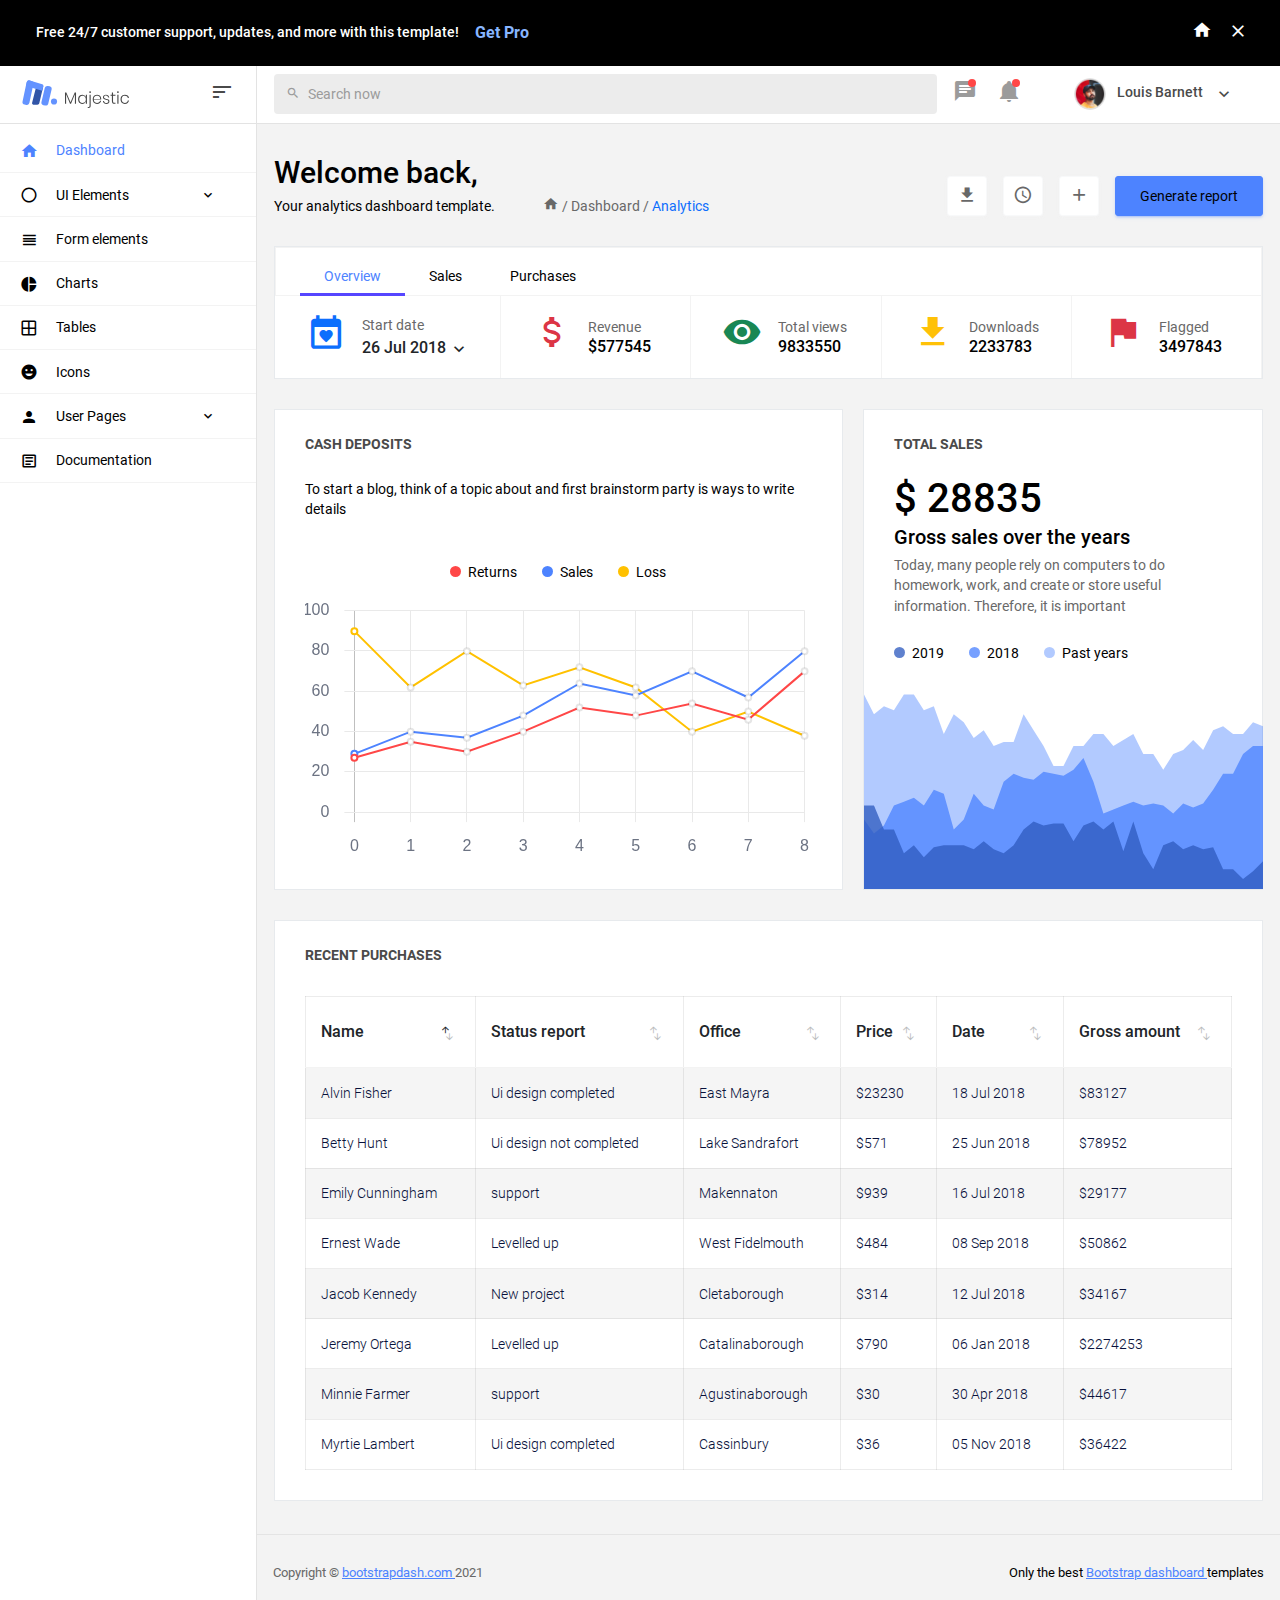
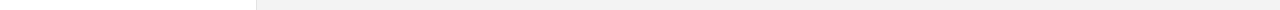
<file: MajesticAdmin--参考/index.html>
<!DOCTYPE html>
<html lang="en">

<head>
  <!-- Required meta tags -->
  <meta charset="utf-8">
  <meta name="viewport" content="width=device-width, initial-scale=1, shrink-to-fit=no">
  <title>Majestic Admin</title>
  <!-- plugins:css -->
  <link rel="stylesheet" href="vendors/mdi/css/materialdesignicons.min.css">
  <link rel="stylesheet" href="vendors/base/vendor.bundle.base.css">
  <!-- endinject -->
  <!-- plugin css for this page -->
  <link rel="stylesheet" href="vendors/datatables.net-bs4/dataTables.bootstrap4.css">
  <!-- End plugin css for this page -->
  <!-- inject:css -->
  <link rel="stylesheet" href="css/style.css">
  <!-- endinject -->
  <link rel="shortcut icon" href="images/favicon.png" />
</head>
<body>
  <div class="container-scroller">
    <div class="row p-0 m-0 proBanner" id="proBanner">
      <div class="col-md-12 p-0 m-0">
        <div class="card-body card-body-padding d-flex align-items-center justify-content-between">
          <div class="ps-lg-1">
            <div class="d-flex align-items-center justify-content-between">
              <p class="mb-0 font-weight-medium me-3 buy-now-text">Free 24/7 customer support, updates, and more with this template!</p>
              <a href="https://www.bootstrapdash.com/product/majestic-admin-pro/?utm_source=organic&utm_medium=banner&utm_campaign=buynow_demo" target="_blank" class="btn me-2 buy-now-btn border-0">Get Pro</a>
            </div>
          </div>
          <div class="d-flex align-items-center justify-content-between">
            <a href="https://www.bootstrapdash.com/product/majestic-admin-pro/"><i class="mdi mdi-home me-3 text-white"></i></a>
            <button id="bannerClose" class="btn border-0 p-0">
              <i class="mdi mdi-close text-white me-0"></i>
            </button>
          </div>
        </div>
      </div>
    </div>
    <!-- partial:partials/_navbar.html -->
    <nav class="navbar col-lg-12 col-12 p-0 fixed-top d-flex flex-row">
      <div class="navbar-brand-wrapper d-flex justify-content-center">
        <div class="navbar-brand-inner-wrapper d-flex justify-content-between align-items-center w-100">  
          <a class="navbar-brand brand-logo" href="index.html"><img src="images/logo.svg" alt="logo"/></a>
          <a class="navbar-brand brand-logo-mini" href="index.html"><img src="images/logo-mini.svg" alt="logo"/></a>
          <button class="navbar-toggler navbar-toggler align-self-center" type="button" data-toggle="minimize">
            <span class="mdi mdi-sort-variant"></span>
          </button>
        </div>  
      </div>
      <div class="navbar-menu-wrapper d-flex align-items-center justify-content-end">
        <ul class="navbar-nav mr-lg-4 w-100">
          <li class="nav-item nav-search d-none d-lg-block w-100">
            <div class="input-group">
              <div class="input-group-prepend">
                <span class="input-group-text" id="search">
                  <i class="mdi mdi-magnify"></i>
                </span>
              </div>
              <input type="text" class="form-control" placeholder="Search now" aria-label="search" aria-describedby="search">
            </div>
          </li>
        </ul>
        <ul class="navbar-nav navbar-nav-right">
          <li class="nav-item dropdown me-1">
            <a class="nav-link count-indicator dropdown-toggle d-flex justify-content-center align-items-center" id="messageDropdown" href="#" data-bs-toggle="dropdown">
              <i class="mdi mdi-message-text mx-0"></i>
              <span class="count"></span>
            </a>
            <div class="dropdown-menu dropdown-menu-right navbar-dropdown" aria-labelledby="messageDropdown">
              <p class="mb-0 font-weight-normal float-left dropdown-header">Messages</p>
              <a class="dropdown-item">
                <div class="item-thumbnail">
                    <img src="images/faces/face4.jpg" alt="image" class="profile-pic">
                </div>
                <div class="item-content flex-grow">
                  <h6 class="ellipsis font-weight-normal">David Grey
                  </h6>
                  <p class="font-weight-light small-text text-muted mb-0">
                    The meeting is cancelled
                  </p>
                </div>
              </a>
              <a class="dropdown-item">
                <div class="item-thumbnail">
                    <img src="images/faces/face2.jpg" alt="image" class="profile-pic">
                </div>
                <div class="item-content flex-grow">
                  <h6 class="ellipsis font-weight-normal">Tim Cook
                  </h6>
                  <p class="font-weight-light small-text text-muted mb-0">
                    New product launch
                  </p>
                </div>
              </a>
              <a class="dropdown-item">
                <div class="item-thumbnail">
                    <img src="images/faces/face3.jpg" alt="image" class="profile-pic">
                </div>
                <div class="item-content flex-grow">
                  <h6 class="ellipsis font-weight-normal"> Johnson
                  </h6>
                  <p class="font-weight-light small-text text-muted mb-0">
                    Upcoming board meeting
                  </p>
                </div>
              </a>
            </div>
          </li>
          <li class="nav-item dropdown me-4">
            <a class="nav-link count-indicator dropdown-toggle d-flex align-items-center justify-content-center notification-dropdown" id="notificationDropdown" href="#" data-bs-toggle="dropdown">
              <i class="mdi mdi-bell mx-0"></i>
              <span class="count"></span>
            </a>
            <div class="dropdown-menu dropdown-menu-right navbar-dropdown" aria-labelledby="notificationDropdown">
              <p class="mb-0 font-weight-normal float-left dropdown-header">Notifications</p>
              <a class="dropdown-item">
                <div class="item-thumbnail">
                  <div class="item-icon bg-success">
                    <i class="mdi mdi-information mx-0"></i>
                  </div>
                </div>
                <div class="item-content">
                  <h6 class="font-weight-normal">Application Error</h6>
                  <p class="font-weight-light small-text mb-0 text-muted">
                    Just now
                  </p>
                </div>
              </a>
              <a class="dropdown-item">
                <div class="item-thumbnail">
                  <div class="item-icon bg-warning">
                    <i class="mdi mdi-settings mx-0"></i>
                  </div>
                </div>
                <div class="item-content">
                  <h6 class="font-weight-normal">Settings</h6>
                  <p class="font-weight-light small-text mb-0 text-muted">
                    Private message
                  </p>
                </div>
              </a>
              <a class="dropdown-item">
                <div class="item-thumbnail">
                  <div class="item-icon bg-info">
                    <i class="mdi mdi-account-box mx-0"></i>
                  </div>
                </div>
                <div class="item-content">
                  <h6 class="font-weight-normal">New user registration</h6>
                  <p class="font-weight-light small-text mb-0 text-muted">
                    2 days ago
                  </p>
                </div>
              </a>
            </div>
          </li>
          <li class="nav-item nav-profile dropdown">
            <a class="nav-link dropdown-toggle" href="#" data-bs-toggle="dropdown" id="profileDropdown">
              <img src="images/faces/face5.jpg" alt="profile"/>
              <span class="nav-profile-name">Louis Barnett</span>
            </a>
            <div class="dropdown-menu dropdown-menu-right navbar-dropdown" aria-labelledby="profileDropdown">
              <a class="dropdown-item">
                <i class="mdi mdi-settings text-primary"></i>
                Settings
              </a>
              <a class="dropdown-item">
                <i class="mdi mdi-logout text-primary"></i>
                Logout
              </a>
            </div>
          </li>
        </ul>
        <button class="navbar-toggler navbar-toggler-right d-lg-none align-self-center" type="button" data-toggle="offcanvas">
          <span class="mdi mdi-menu"></span>
        </button>
      </div>
    </nav>
    <!-- partial -->
    <div class="container-fluid page-body-wrapper">
      <!-- partial:partials/_sidebar.html -->
      <nav class="sidebar sidebar-offcanvas" id="sidebar">
        <ul class="nav">
          <li class="nav-item">
            <a class="nav-link" href="index.html">
              <i class="mdi mdi-home menu-icon"></i>
              <span class="menu-title">Dashboard</span>
            </a>
          </li>
          <li class="nav-item">
            <a class="nav-link" data-bs-toggle="collapse" href="#ui-basic" aria-expanded="false" aria-controls="ui-basic">
              <i class="mdi mdi-circle-outline menu-icon"></i>
              <span class="menu-title">UI Elements</span>
              <i class="menu-arrow"></i>
            </a>
            <div class="collapse" id="ui-basic">
              <ul class="nav flex-column sub-menu">
                <li class="nav-item"> <a class="nav-link" href="pages/ui-features/buttons.html">Buttons</a></li>
                <li class="nav-item"> <a class="nav-link" href="pages/ui-features/typography.html">Typography</a></li>
              </ul>
            </div>
          </li>
          <li class="nav-item">
            <a class="nav-link" href="pages/forms/basic_elements.html">
              <i class="mdi mdi-view-headline menu-icon"></i>
              <span class="menu-title">Form elements</span>
            </a>
          </li>
          <li class="nav-item">
            <a class="nav-link" href="pages/charts/chartjs.html">
              <i class="mdi mdi-chart-pie menu-icon"></i>
              <span class="menu-title">Charts</span>
            </a>
          </li>
          <li class="nav-item">
            <a class="nav-link" href="pages/tables/basic-table.html">
              <i class="mdi mdi-grid-large menu-icon"></i>
              <span class="menu-title">Tables</span>
            </a>
          </li>
          <li class="nav-item">
            <a class="nav-link" href="pages/icons/mdi.html">
              <i class="mdi mdi-emoticon menu-icon"></i>
              <span class="menu-title">Icons</span>
            </a>
          </li>
          <li class="nav-item">
            <a class="nav-link" data-bs-toggle="collapse" href="#auth" aria-expanded="false" aria-controls="auth">
              <i class="mdi mdi-account menu-icon"></i>
              <span class="menu-title">User Pages</span>
              <i class="menu-arrow"></i>
            </a>
            <div class="collapse" id="auth">
              <ul class="nav flex-column sub-menu">
                <li class="nav-item"> <a class="nav-link" href="pages/samples/login.html"> Login </a></li>
                <li class="nav-item"> <a class="nav-link" href="pages/samples/login-2.html"> Login 2 </a></li>
                <li class="nav-item"> <a class="nav-link" href="pages/samples/register.html"> Register </a></li>
                <li class="nav-item"> <a class="nav-link" href="pages/samples/register-2.html"> Register 2 </a></li>
                <li class="nav-item"> <a class="nav-link" href="pages/samples/lock-screen.html"> Lockscreen </a></li>
              </ul>
            </div>
          </li>
          <li class="nav-item">
            <a class="nav-link" href="documentation/documentation.html">
              <i class="mdi mdi-file-document-box-outline menu-icon"></i>
              <span class="menu-title">Documentation</span>
            </a>
          </li>
        </ul>
      </nav>
      <!-- partial -->
      <div class="main-panel">
        <div class="content-wrapper">
          
          <div class="row">
            <div class="col-md-12 grid-margin">
              <div class="d-flex justify-content-between flex-wrap">
                <div class="d-flex align-items-end flex-wrap">
                  <div class="me-md-3 me-xl-5">
                    <h2>Welcome back,</h2>
                    <p class="mb-md-0">Your analytics dashboard template.</p>
                  </div>
                  <div class="d-flex">
                    <i class="mdi mdi-home text-muted hover-cursor"></i>
                    <p class="text-muted mb-0 hover-cursor">&nbsp;/&nbsp;Dashboard&nbsp;/&nbsp;</p>
                    <p class="text-primary mb-0 hover-cursor">Analytics</p>
                  </div>
                </div>
                <div class="d-flex justify-content-between align-items-end flex-wrap">
                  <button type="button" class="btn btn-light bg-white btn-icon me-3 d-none d-md-block ">
                    <i class="mdi mdi-download text-muted"></i>
                  </button>
                  <button type="button" class="btn btn-light bg-white btn-icon me-3 mt-2 mt-xl-0">
                    <i class="mdi mdi-clock-outline text-muted"></i>
                  </button>
                  <button type="button" class="btn btn-light bg-white btn-icon me-3 mt-2 mt-xl-0">
                    <i class="mdi mdi-plus text-muted"></i>
                  </button>
                  <button class="btn btn-primary mt-2 mt-xl-0">Generate report</button>
                </div>
              </div>
            </div>
          </div>
          <div class="row">
            <div class="col-md-12 grid-margin stretch-card">
              <div class="card">
                <div class="card-body dashboard-tabs p-0">
                  <ul class="nav nav-tabs px-4" role="tablist">
                    <li class="nav-item">
                      <a class="nav-link active" id="overview-tab" data-bs-toggle="tab" href="#overview" role="tab" aria-controls="overview" aria-selected="true">Overview</a>
                    </li>
                    <li class="nav-item">
                      <a class="nav-link" id="sales-tab" data-bs-toggle="tab" href="#sales" role="tab" aria-controls="sales" aria-selected="false">Sales</a>
                    </li>
                    <li class="nav-item">
                      <a class="nav-link" id="purchases-tab" data-bs-toggle="tab" href="#purchases" role="tab" aria-controls="purchases" aria-selected="false">Purchases</a>
                    </li>
                  </ul>
                  <div class="tab-content py-0 px-0">
                    <div class="tab-pane fade show active" id="overview" role="tabpanel" aria-labelledby="overview-tab">
                      <div class="d-flex flex-wrap justify-content-xl-between">
                        <div class="d-none d-xl-flex border-md-right flex-grow-1 align-items-center justify-content-center p-3 item">
                          <i class="mdi mdi-calendar-heart icon-lg me-3 text-primary"></i>
                          <div class="d-flex flex-column justify-content-around">
                            <small class="mb-1 text-muted">Start date</small>
                            <div class="dropdown">
                              <a class="btn btn-secondary dropdown-toggle p-0 bg-transparent border-0 text-dark shadow-none font-weight-medium" href="#" role="button" id="dropdownMenuLinkA" data-bs-toggle="dropdown" aria-haspopup="true" aria-expanded="false">
                                <h5 class="mb-0 d-inline-block">26 Jul 2018</h5>
                              </a>
                              <div class="dropdown-menu" aria-labelledby="dropdownMenuLinkA">
                                <a class="dropdown-item" href="#">12 Aug 2018</a>
                                <a class="dropdown-item" href="#">22 Sep 2018</a>
                                <a class="dropdown-item" href="#">21 Oct 2018</a>
                              </div>
                            </div>
                          </div>
                        </div>
                        <div class="d-flex border-md-right flex-grow-1 align-items-center justify-content-center p-3 item">
                          <i class="mdi mdi-currency-usd me-3 icon-lg text-danger"></i>
                          <div class="d-flex flex-column justify-content-around">
                            <small class="mb-1 text-muted">Revenue</small>
                            <h5 class="me-2 mb-0">$577545</h5>
                          </div>
                        </div>
                        <div class="d-flex border-md-right flex-grow-1 align-items-center justify-content-center p-3 item">
                          <i class="mdi mdi-eye me-3 icon-lg text-success"></i>
                          <div class="d-flex flex-column justify-content-around">
                            <small class="mb-1 text-muted">Total views</small>
                            <h5 class="me-2 mb-0">9833550</h5>
                          </div>
                        </div>
                        <div class="d-flex border-md-right flex-grow-1 align-items-center justify-content-center p-3 item">
                          <i class="mdi mdi-download me-3 icon-lg text-warning"></i>
                          <div class="d-flex flex-column justify-content-around">
                            <small class="mb-1 text-muted">Downloads</small>
                            <h5 class="me-2 mb-0">2233783</h5>
                          </div>
                        </div>
                        <div class="d-flex py-3 border-md-right flex-grow-1 align-items-center justify-content-center p-3 item">
                          <i class="mdi mdi-flag me-3 icon-lg text-danger"></i>
                          <div class="d-flex flex-column justify-content-around">
                            <small class="mb-1 text-muted">Flagged</small>
                            <h5 class="me-2 mb-0">3497843</h5>
                          </div>
                        </div>
                      </div>
                    </div>
                    <div class="tab-pane fade" id="sales" role="tabpanel" aria-labelledby="sales-tab">
                      <div class="d-flex flex-wrap justify-content-xl-between">
                        <div class="d-none d-xl-flex border-md-right flex-grow-1 align-items-center justify-content-center p-3 item">
                          <i class="mdi mdi-calendar-heart icon-lg me-3 text-primary"></i>
                          <div class="d-flex flex-column justify-content-around">
                            <small class="mb-1 text-muted">Start date</small>
                            <div class="dropdown">
                              <a class="btn btn-secondary dropdown-toggle p-0 bg-transparent border-0 text-dark shadow-none font-weight-medium" href="#" role="button" id="dropdownMenuLinkA" data-bs-toggle="dropdown" aria-haspopup="true" aria-expanded="false">
                                <h5 class="mb-0 d-inline-block">26 Jul 2018</h5>
                              </a>
                              <div class="dropdown-menu" aria-labelledby="dropdownMenuLinkA">
                                <a class="dropdown-item" href="#">12 Aug 2018</a>
                                <a class="dropdown-item" href="#">22 Sep 2018</a>
                                <a class="dropdown-item" href="#">21 Oct 2018</a>
                              </div>
                            </div>
                          </div>
                        </div>
                        <div class="d-flex border-md-right flex-grow-1 align-items-center justify-content-center p-3 item">
                          <i class="mdi mdi-download me-3 icon-lg text-warning"></i>
                          <div class="d-flex flex-column justify-content-around">
                            <small class="mb-1 text-muted">Downloads</small>
                            <h5 class="me-2 mb-0">2233783</h5>
                          </div>
                        </div>
                        <div class="d-flex border-md-right flex-grow-1 align-items-center justify-content-center p-3 item">
                          <i class="mdi mdi-eye me-3 icon-lg text-success"></i>
                          <div class="d-flex flex-column justify-content-around">
                            <small class="mb-1 text-muted">Total views</small>
                            <h5 class="me-2 mb-0">9833550</h5>
                          </div>
                        </div>
                        <div class="d-flex border-md-right flex-grow-1 align-items-center justify-content-center p-3 item">
                          <i class="mdi mdi-currency-usd me-3 icon-lg text-danger"></i>
                          <div class="d-flex flex-column justify-content-around">
                            <small class="mb-1 text-muted">Revenue</small>
                            <h5 class="me-2 mb-0">$577545</h5>
                          </div>
                        </div>
                        <div class="d-flex py-3 border-md-right flex-grow-1 align-items-center justify-content-center p-3 item">
                          <i class="mdi mdi-flag me-3 icon-lg text-danger"></i>
                          <div class="d-flex flex-column justify-content-around">
                            <small class="mb-1 text-muted">Flagged</small>
                            <h5 class="me-2 mb-0">3497843</h5>
                          </div>
                        </div>
                      </div>
                    </div>
                    <div class="tab-pane fade" id="purchases" role="tabpanel" aria-labelledby="purchases-tab">
                      <div class="d-flex flex-wrap justify-content-xl-between">
                        <div class="d-none d-xl-flex border-md-right flex-grow-1 align-items-center justify-content-center p-3 item">
                          <i class="mdi mdi-calendar-heart icon-lg me-3 text-primary"></i>
                          <div class="d-flex flex-column justify-content-around">
                            <small class="mb-1 text-muted">Start date</small>
                            <div class="dropdown">
                              <a class="btn btn-secondary dropdown-toggle p-0 bg-transparent border-0 text-dark shadow-none font-weight-medium" href="#" role="button" id="dropdownMenuLinkA" data-bs-toggle="dropdown" aria-haspopup="true" aria-expanded="false">
                                <h5 class="mb-0 d-inline-block">26 Jul 2018</h5>
                              </a>
                              <div class="dropdown-menu" aria-labelledby="dropdownMenuLinkA">
                                <a class="dropdown-item" href="#">12 Aug 2018</a>
                                <a class="dropdown-item" href="#">22 Sep 2018</a>
                                <a class="dropdown-item" href="#">21 Oct 2018</a>
                              </div>
                            </div>
                          </div>
                        </div>
                        <div class="d-flex border-md-right flex-grow-1 align-items-center justify-content-center p-3 item">
                          <i class="mdi mdi-currency-usd me-3 icon-lg text-danger"></i>
                          <div class="d-flex flex-column justify-content-around">
                            <small class="mb-1 text-muted">Revenue</small>
                            <h5 class="me-2 mb-0">$577545</h5>
                          </div>
                        </div>
                        <div class="d-flex border-md-right flex-grow-1 align-items-center justify-content-center p-3 item">
                          <i class="mdi mdi-eye me-3 icon-lg text-success"></i>
                          <div class="d-flex flex-column justify-content-around">
                            <small class="mb-1 text-muted">Total views</small>
                            <h5 class="me-2 mb-0">9833550</h5>
                          </div>
                        </div>
                        <div class="d-flex border-md-right flex-grow-1 align-items-center justify-content-center p-3 item">
                          <i class="mdi mdi-download me-3 icon-lg text-warning"></i>
                          <div class="d-flex flex-column justify-content-around">
                            <small class="mb-1 text-muted">Downloads</small>
                            <h5 class="me-2 mb-0">2233783</h5>
                          </div>
                        </div>
                        <div class="d-flex py-3 border-md-right flex-grow-1 align-items-center justify-content-center p-3 item">
                          <i class="mdi mdi-flag me-3 icon-lg text-danger"></i>
                          <div class="d-flex flex-column justify-content-around">
                            <small class="mb-1 text-muted">Flagged</small>
                            <h5 class="me-2 mb-0">3497843</h5>
                          </div>
                        </div>
                      </div>
                    </div>
                  </div>
                </div>
              </div>
            </div>
          </div>
          <div class="row">
            <div class="col-md-7 grid-margin stretch-card">
              <div class="card">
                <div class="card-body">
                  <p class="card-title">Cash deposits</p>
                  <p class="mb-4">To start a blog, think of a topic about and first brainstorm party is ways to write details</p>
                  <div id="cash-deposits-chart-legend" class="d-flex justify-content-center pt-3"></div>
                  <canvas id="cash-deposits-chart"></canvas>
                </div>
              </div>
            </div>
            <div class="col-md-5 grid-margin stretch-card">
              <div class="card">
                <div class="card-body">
                  <p class="card-title">Total sales</p>
                  <h1>$ 28835</h1>
                  <h4>Gross sales over the years</h4>
                  <p class="text-muted">Today, many people rely on computers to do homework, work, and create or store useful information. Therefore, it is important </p>
                  <div id="total-sales-chart-legend"></div>                  
                </div>
                <canvas id="total-sales-chart"></canvas>
              </div>
            </div>
          </div>
          <div class="row">
            <div class="col-md-12 stretch-card">
              <div class="card">
                <div class="card-body">
                  <p class="card-title">Recent Purchases</p>
                  <div class="table-responsive">
                    <table id="recent-purchases-listing" class="table">
                      <thead>
                        <tr>
                            <th>Name</th>
                            <th>Status report</th>
                            <th>Office</th>
                            <th>Price</th>
                            <th>Date</th>
                            <th>Gross amount</th>
                        </tr>
                      </thead>
                      <tbody>
                        <tr>
                            <td>Jeremy Ortega</td>
                            <td>Levelled up</td>
                            <td>Catalinaborough</td>
                            <td>$790</td>
                            <td>06 Jan 2018</td>
                            <td>$2274253</td>
                        </tr>
                        <tr>
                            <td>Alvin Fisher</td>
                            <td>Ui design completed</td>
                            <td>East Mayra</td>
                            <td>$23230</td>
                            <td>18 Jul 2018</td>
                            <td>$83127</td>
                        </tr>
                        <tr>
                            <td>Emily Cunningham</td>
                            <td>support</td>
                            <td>Makennaton</td>
                            <td>$939</td>
                            <td>16 Jul 2018</td>
                            <td>$29177</td>
                        </tr>
                        <tr>
                            <td>Minnie Farmer</td>
                            <td>support</td>
                            <td>Agustinaborough</td>
                            <td>$30</td>
                            <td>30 Apr 2018</td>
                            <td>$44617</td>
                        </tr>
                        <tr>
                            <td>Betty Hunt</td>
                            <td>Ui design not completed</td>
                            <td>Lake Sandrafort</td>
                            <td>$571</td>
                            <td>25 Jun 2018</td>
                            <td>$78952</td>
                        </tr>
                        <tr>
                            <td>Myrtie Lambert</td>
                            <td>Ui design completed</td>
                            <td>Cassinbury</td>
                            <td>$36</td>
                            <td>05 Nov 2018</td>
                            <td>$36422</td>
                        </tr>
                        <tr>
                            <td>Jacob Kennedy</td>
                            <td>New project</td>
                            <td>Cletaborough</td>
                            <td>$314</td>
                            <td>12 Jul 2018</td>
                            <td>$34167</td>
                        </tr>
                        <tr>
                            <td>Ernest Wade</td>
                            <td>Levelled up</td>
                            <td>West Fidelmouth</td>
                            <td>$484</td>
                            <td>08 Sep 2018</td>
                            <td>$50862</td>
                        </tr>
                      </tbody>
                    </table>
                  </div>
                </div>
              </div>
            </div>
          </div>
        </div>
        <!-- content-wrapper ends -->
        <!-- partial:partials/_footer.html -->
        <footer class="footer">
        <div class="d-sm-flex justify-content-center justify-content-sm-between">
          <span class="text-muted text-center text-sm-left d-block d-sm-inline-block">Copyright © <a href="https://www.bootstrapdash.com/" target="_blank">bootstrapdash.com </a>2021</span>
          <span class="float-none float-sm-right d-block mt-1 mt-sm-0 text-center">Only the best <a href="https://www.bootstrapdash.com/" target="_blank"> Bootstrap dashboard  </a> templates</span>
        </div>
        </footer>
        <!-- partial -->
      </div>
      <!-- main-panel ends -->
    </div>
    <!-- page-body-wrapper ends -->
  </div>
  <!-- container-scroller -->

  <!-- plugins:js -->
  <script src="vendors/base/vendor.bundle.base.js"></script>
  <!-- endinject -->
  <!-- Plugin js for this page-->
  <script src="vendors/chart.js/Chart.min.js"></script>
  <script src="vendors/datatables.net/jquery.dataTables.js"></script>
  <script src="vendors/datatables.net-bs4/dataTables.bootstrap4.js"></script>
  <!-- End plugin js for this page-->
  <!-- inject:js -->
  <script src="js/off-canvas.js"></script>
  <script src="js/hoverable-collapse.js"></script>
  <script src="js/template.js"></script>
  <!-- endinject -->
  <!-- Custom js for this page-->
  <script src="js/dashboard.js"></script>
  <script src="js/data-table.js"></script>
  <script src="js/jquery.dataTables.js"></script>
  <script src="js/dataTables.bootstrap4.js"></script>
  <!-- End custom js for this page-->

  <script src="js/jquery.cookie.js" type="text/javascript"></script>
</body>

</html>
</file>
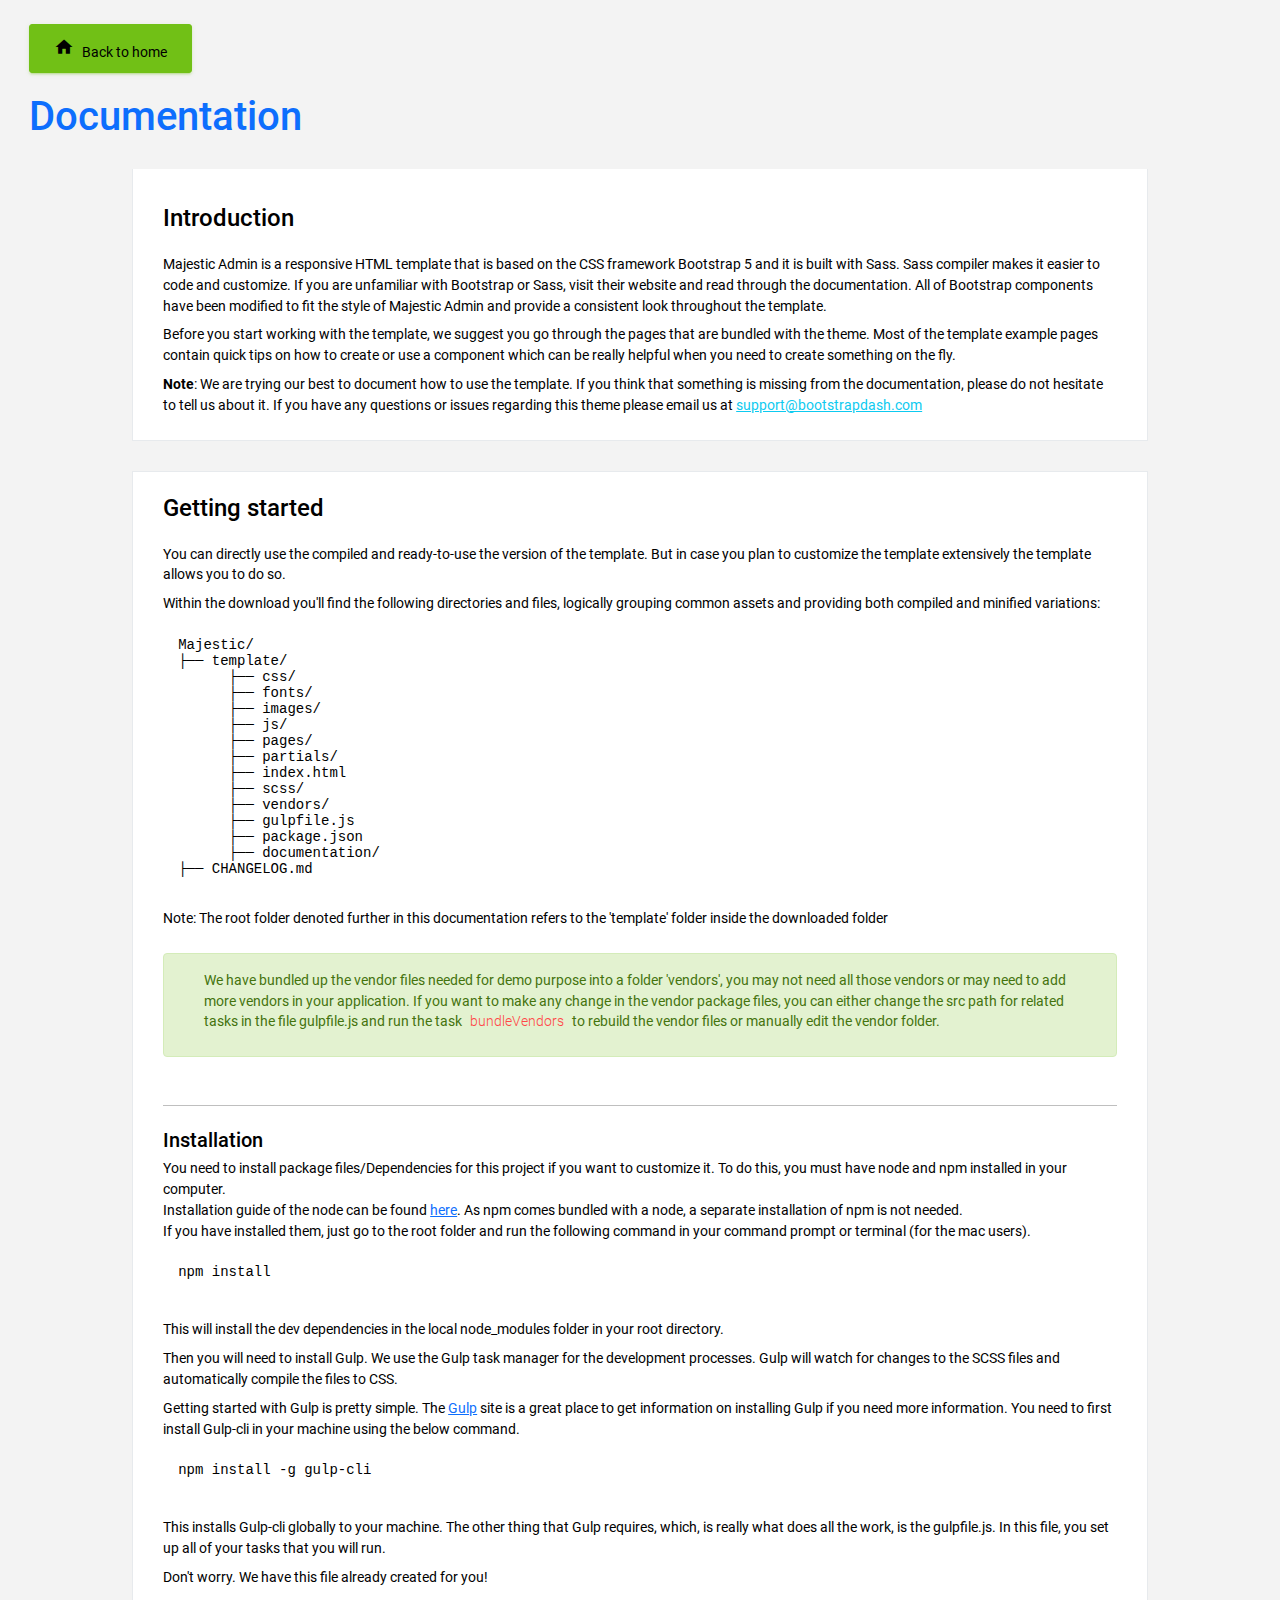
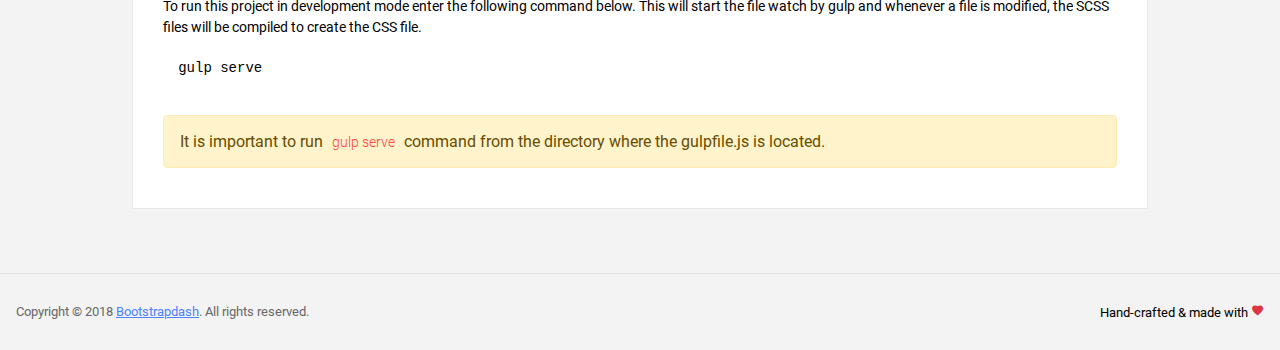
<file: MajesticAdmin--参考/documentation/documentation.html>
<!DOCTYPE html>
<html lang="en">

<head>
  <!-- Required meta tags -->
  <meta charset="utf-8">
  <meta name="viewport" content="width=device-width, initial-scale=1, shrink-to-fit=no">
  <title>Majestic Admin Dashboard</title>
  <!-- plugins:css -->
  <link rel="stylesheet" href="../vendors/mdi/css/materialdesignicons.min.css">
  <link rel="stylesheet" href="../vendors/base/vendor.bundle.base.css">
  <!-- endinject -->
  <!-- plugin css for this page -->
  <!-- End plugin css for this page -->
  <!-- inject:css -->
  <link rel="stylesheet" href="../css/style.css">
  <!-- endinject -->
  <link rel="shortcut icon" href="../images/favicon.png" />
</head>

<body>
  <div class="container-scroller">
    <div class="container-fluid page-body-wrapper full-page-wrapper">
      <div class="main-panel w-100  documentation">
        <div class="content-wrapper">
          <div class="container-fluid">
            <div class="row">
              <div class="col-12 doc-header">
                <a class="btn btn-success" href="../index.html"><i class="mdi mdi-home me-2"></i>Back to home</a>
                <h1 class="text-primary mt-4">Documentation</h1>
              </div>
            </div>
            <div class="row doc-content">
              <div class="col-12 col-md-10 offset-md-1">
                <div class="col-12 grid-margin" id="doc-intro">
                    <div class="card">
                        <div class="card-body">
                            <h3 class="mb-4 mt-4">Introduction</h3>
                            <p>Majestic Admin is a responsive HTML template that is based on the CSS framework Bootstrap 5 and it is built with Sass. Sass compiler makes it easier to code and customize. If you are unfamiliar with Bootstrap or Sass, visit their
                                website and read through the documentation. All of Bootstrap components have been modified to fit the style of Majestic Admin and provide a consistent look throughout the template.</p>
                            <p>Before you start working with the template, we suggest you go through the pages that are bundled with the theme. Most of the template example pages contain quick tips on how to create or use a component which can
                                be really helpful when you need to create something on the fly.</p>
                            <p class="d-inline"><strong>Note</strong>: We are trying our best to document how to use the template. If you think that something is missing from the documentation, please do not hesitate to tell us about it. If you have any questions or issues regarding this theme please email us at <a class="d-inline text-info" href="mailto:support@bootstrapdash.com">support@bootstrapdash.com</a></p>
                        </div>
                    </div>
                </div>
                <div class="col-12 grid-margin" id="doc-started">
                    <div class="card">
                        <div class="card-body">
                            <h3 class="mb-4">Getting started</h3>
                            <p>You can directly use the compiled and ready-to-use the version of the template. But in case you plan to customize the template extensively the template allows you to do so.</p>
                            <p>Within the download you'll find the following directories and files, logically grouping common assets and providing both compiled and minified variations:</p>
                            <pre>
Majestic/
├── template/
      ├── css/
      ├── fonts/
      ├── images/
      ├── js/
      ├── pages/
      ├── partials/
      ├── index.html
      ├── scss/
      ├── vendors/
      ├── gulpfile.js
      ├── package.json                           
      ├── documentation/
├── CHANGELOG.md</pre>
                            <p class="mt-1">Note: The root folder denoted further in this documentation refers to the 'template' folder inside the downloaded folder</p>
                            <div class="alert alert-success mt-4 d-flex align-items-center" role="alert">
                              <i class="ti-info-alt me-4"></i>
                              <p>We have bundled up the vendor files needed for demo purpose into a folder 'vendors', you may not need all those vendors or may need to add more vendors in your application. If you want to make any change in the vendor package files, you can either change the src path for related tasks in the file gulpfile.js and run the task <code> bundleVendors </code>  to rebuild the vendor files or manually edit the vendor folder.</p>
                            </div>
                            <hr class="mt-5">
                            <h4 class="mt-4">Installation</h4>
                            <p class="mb-0">
                              You need to install package files/Dependencies for this project if you want to customize it. To do this, you must have <span class="font-weight-bold">node and npm</span> installed in your computer.
                            </p>
                            <p class="mb-0">Installation guide of the node can be found <a href="https://nodejs.org/en/">here</a>. As npm comes bundled with a node, a separate installation of npm is not needed.</p>
                            <p>
                                If you have installed them, just go to the root folder and run the following command in your command prompt or terminal (for the mac users).
                            </p>
                            <pre class="shell-mode">
npm install</pre>
                            <p class="mt-4">
                              This will install the dev dependencies in the local <span class="font-weight-bold">node_modules</span> folder in your root directory.
                            </p>
                            <p class="mt-2">
                              Then you will need to install <span class="font-weight-bold">Gulp</span>. We use the Gulp task manager for the development processes. Gulp will watch for changes to the SCSS files and automatically compile the files to CSS.
                            </p>
                            <p>Getting started with Gulp is pretty simple. The <a href="https://gulpjs.com/" target="_blank">Gulp</a> site is a great place to get information on installing Gulp if you need more information. You need to first install Gulp-cli in your machine using the below command.</p>
                            <pre class="shell-mode">
npm install -g gulp-cli</pre>
                            <p class="mt-4">This installs Gulp-cli globally to your machine. The other thing that Gulp requires, which, is really what does all the work, is the gulpfile.js. In this file, you set up all of your tasks that you will run.</p>
                            <p>Don't worry. We have this file already created for you!</p>
                            <p>To run this project in development mode enter the following command below. This will start the file watch by gulp and whenever a file is modified, the SCSS files will be compiled to create the CSS file.</p>
<pre class="shell-mode">
gulp serve</pre>           
                            <div class="alert alert-warning mt-4" role="alert">
                              <i class="ti-info-alt-outline"></i>It is important to run <code>gulp serve</code> command from the directory where the gulpfile.js is located.
                            </div>
                        </div>
                    </div>
                </div>
              </div>
            </div>
          </div>
        </div>
        <!-- partial:../partials/_footer.html -->

        <footer class="footer">
          <div class="d-sm-flex justify-content-center justify-content-sm-between">
            <span class="text-muted text-center text-sm-left d-block d-sm-inline-block">Copyright © 2018 <a href="https://www.bootstrapdash.com/" target="_blank">Bootstrapdash</a>. All rights reserved.</span>
            <span class="float-none float-sm-right d-block mt-1 mt-sm-0 text-center">Hand-crafted & made with <i class="mdi mdi-heart text-danger"></i></span>
          </div>
        </footer>

        <!-- partial -->
      </div>
    </div>
  </div>
<!-- plugins:js -->
<script src="../vendors/base/vendor.bundle.base.js"></script>
<!-- endinject -->
<!-- inject:js -->
<script src="../js/off-canvas.js"></script>
<script src="../js/hoverable-collapse.js"></script>
<script src="../js/template.js"></script>
<!-- endinject -->
<!-- Custom js for this page-->
<script src="../js/documentation.js"></script> 
<!-- End custom js for this page-->
</body>

</html>
</file>
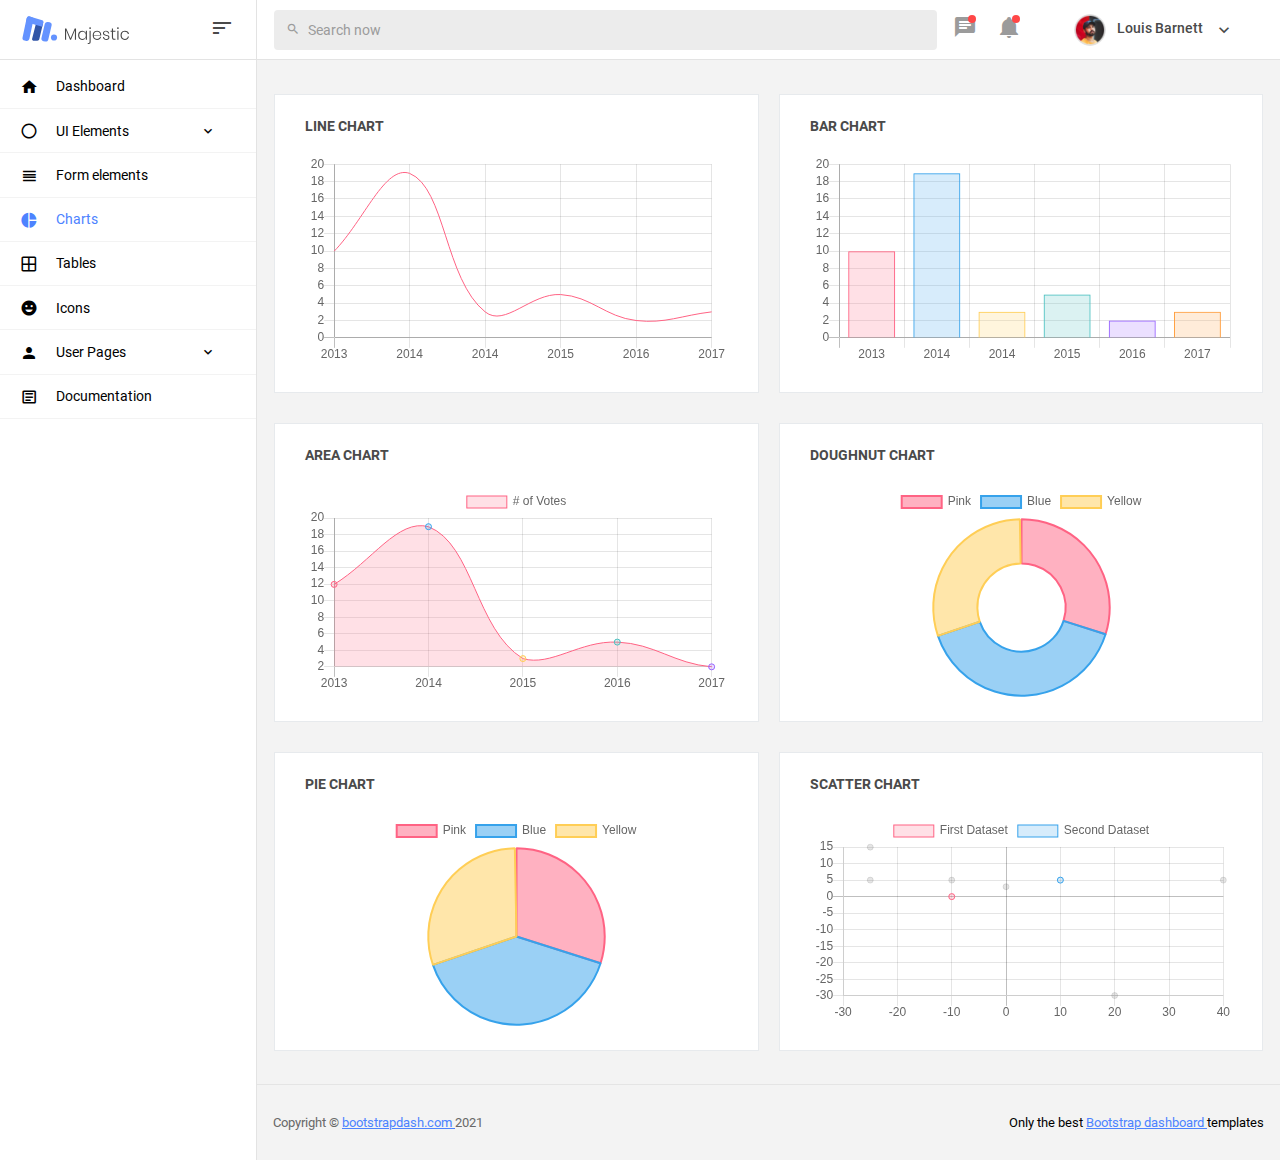
<file: MajesticAdmin--参考/pages/charts/chartjs.html>
<!DOCTYPE html>
<html lang="en">

<head>
  <!-- Required meta tags -->
  <meta charset="utf-8">
  <meta name="viewport" content="width=device-width, initial-scale=1, shrink-to-fit=no">
  <title>Majestic Admin</title>
  <!-- plugins:css -->
  <link rel="stylesheet" href="../../vendors/mdi/css/materialdesignicons.min.css">
  <link rel="stylesheet" href="../../vendors/base/vendor.bundle.base.css">
  <!-- endinject -->
  <!-- inject:css -->
  <link rel="stylesheet" href="../../css/style.css">
  <!-- endinject -->
  <link rel="shortcut icon" href="../../images/favicon.png" />
</head>

<body>
  <div class="container-scroller">
    <!-- partial:../../partials/_navbar.html -->
    <nav class="navbar col-lg-12 col-12 p-0 fixed-top d-flex flex-row">
      <div class="navbar-brand-wrapper d-flex justify-content-center">
        <div class="navbar-brand-inner-wrapper d-flex justify-content-between align-items-center w-100">  
          <a class="navbar-brand brand-logo" href="../../index.html"><img src="../../images/logo.svg" alt="logo"/></a>
          <a class="navbar-brand brand-logo-mini" href="../../index.html"><img src="../../images/logo-mini.svg" alt="logo"/></a>
          <button class="navbar-toggler navbar-toggler align-self-center" type="button" data-toggle="minimize">
            <span class="mdi mdi-sort-variant"></span>
          </button>
        </div>  
      </div>
      <div class="navbar-menu-wrapper d-flex align-items-center justify-content-end">
        <ul class="navbar-nav mr-lg-4 w-100">
          <li class="nav-item nav-search d-none d-lg-block w-100">
            <div class="input-group">
              <div class="input-group-prepend">
                <span class="input-group-text" id="search">
                  <i class="mdi mdi-magnify"></i>
                </span>
              </div>
              <input type="text" class="form-control" placeholder="Search now" aria-label="search" aria-describedby="search">
            </div>
          </li>
        </ul>
        <ul class="navbar-nav navbar-nav-right">
          <li class="nav-item dropdown me-1">
            <a class="nav-link count-indicator dropdown-toggle d-flex justify-content-center align-items-center" id="messageDropdown" href="#" data-bs-toggle="dropdown">
              <i class="mdi mdi-message-text mx-0"></i>
              <span class="count"></span>
            </a>
            <div class="dropdown-menu dropdown-menu-right navbar-dropdown" aria-labelledby="messageDropdown">
              <p class="mb-0 font-weight-normal float-left dropdown-header">Messages</p>
              <a class="dropdown-item">
                <div class="item-thumbnail">
                    <img src="../../images/faces/face4.jpg" alt="image" class="profile-pic">
                </div>
                <div class="item-content flex-grow">
                  <h6 class="ellipsis font-weight-normal">David Grey
                  </h6>
                  <p class="font-weight-light small-text text-muted mb-0">
                    The meeting is cancelled
                  </p>
                </div>
              </a>
              <a class="dropdown-item">
                <div class="item-thumbnail">
                    <img src="../../images/faces/face2.jpg" alt="image" class="profile-pic">
                </div>
                <div class="item-content flex-grow">
                  <h6 class="ellipsis font-weight-normal">Tim Cook
                  </h6>
                  <p class="font-weight-light small-text text-muted mb-0">
                    New product launch
                  </p>
                </div>
              </a>
              <a class="dropdown-item">
                <div class="item-thumbnail">
                    <img src="../../images/faces/face3.jpg" alt="image" class="profile-pic">
                </div>
                <div class="item-content flex-grow">
                  <h6 class="ellipsis font-weight-normal"> Johnson
                  </h6>
                  <p class="font-weight-light small-text text-muted mb-0">
                    Upcoming board meeting
                  </p>
                </div>
              </a>
            </div>
          </li>
          <li class="nav-item dropdown me-4">
            <a class="nav-link count-indicator dropdown-toggle d-flex align-items-center justify-content-center notification-dropdown" id="notificationDropdown" href="#" data-bs-toggle="dropdown">
              <i class="mdi mdi-bell mx-0"></i>
              <span class="count"></span>
            </a>
            <div class="dropdown-menu dropdown-menu-right navbar-dropdown" aria-labelledby="notificationDropdown">
              <p class="mb-0 font-weight-normal float-left dropdown-header">Notifications</p>
              <a class="dropdown-item">
                <div class="item-thumbnail">
                  <div class="item-icon bg-success">
                    <i class="mdi mdi-information mx-0"></i>
                  </div>
                </div>
                <div class="item-content">
                  <h6 class="font-weight-normal">Application Error</h6>
                  <p class="font-weight-light small-text mb-0 text-muted">
                    Just now
                  </p>
                </div>
              </a>
              <a class="dropdown-item">
                <div class="item-thumbnail">
                  <div class="item-icon bg-warning">
                    <i class="mdi mdi-settings mx-0"></i>
                  </div>
                </div>
                <div class="item-content">
                  <h6 class="font-weight-normal">Settings</h6>
                  <p class="font-weight-light small-text mb-0 text-muted">
                    Private message
                  </p>
                </div>
              </a>
              <a class="dropdown-item">
                <div class="item-thumbnail">
                  <div class="item-icon bg-info">
                    <i class="mdi mdi-account-box mx-0"></i>
                  </div>
                </div>
                <div class="item-content">
                  <h6 class="font-weight-normal">New user registration</h6>
                  <p class="font-weight-light small-text mb-0 text-muted">
                    2 days ago
                  </p>
                </div>
              </a>
            </div>
          </li>
          <li class="nav-item nav-profile dropdown">
            <a class="nav-link dropdown-toggle" href="#" data-bs-toggle="dropdown" id="profileDropdown">
              <img src="../../images/faces/face5.jpg" alt="profile"/>
              <span class="nav-profile-name">Louis Barnett</span>
            </a>
            <div class="dropdown-menu dropdown-menu-right navbar-dropdown" aria-labelledby="profileDropdown">
              <a class="dropdown-item">
                <i class="mdi mdi-settings text-primary"></i>
                Settings
              </a>
              <a class="dropdown-item">
                <i class="mdi mdi-logout text-primary"></i>
                Logout
              </a>
            </div>
          </li>
        </ul>
        <button class="navbar-toggler navbar-toggler-right d-lg-none align-self-center" type="button" data-toggle="offcanvas">
          <span class="mdi mdi-menu"></span>
        </button>
      </div>
    </nav>
    <!-- partial -->
    <div class="container-fluid page-body-wrapper">
      <!-- partial:../../partials/_sidebar.html -->
      <nav class="sidebar sidebar-offcanvas" id="sidebar">
        <ul class="nav">
          <li class="nav-item">
            <a class="nav-link" href="../../index.html">
              <i class="mdi mdi-home menu-icon"></i>
              <span class="menu-title">Dashboard</span>
            </a>
          </li>
          <li class="nav-item">
            <a class="nav-link" data-bs-toggle="collapse" href="#ui-basic" aria-expanded="false" aria-controls="ui-basic">
              <i class="mdi mdi-circle-outline menu-icon"></i>
              <span class="menu-title">UI Elements</span>
              <i class="menu-arrow"></i>
            </a>
            <div class="collapse" id="ui-basic">
              <ul class="nav flex-column sub-menu">
                <li class="nav-item"> <a class="nav-link" href="../../pages/ui-features/buttons.html">Buttons</a></li>
                <li class="nav-item"> <a class="nav-link" href="../../pages/ui-features/typography.html">Typography</a></li>
              </ul>
            </div>
          </li>
          <li class="nav-item">
            <a class="nav-link" href="../../pages/forms/basic_elements.html">
              <i class="mdi mdi-view-headline menu-icon"></i>
              <span class="menu-title">Form elements</span>
            </a>
          </li>
          <li class="nav-item">
            <a class="nav-link" href="../../pages/charts/chartjs.html">
              <i class="mdi mdi-chart-pie menu-icon"></i>
              <span class="menu-title">Charts</span>
            </a>
          </li>
          <li class="nav-item">
            <a class="nav-link" href="../../pages/tables/basic-table.html">
              <i class="mdi mdi-grid-large menu-icon"></i>
              <span class="menu-title">Tables</span>
            </a>
          </li>
          <li class="nav-item">
            <a class="nav-link" href="../../pages/icons/mdi.html">
              <i class="mdi mdi-emoticon menu-icon"></i>
              <span class="menu-title">Icons</span>
            </a>
          </li>
          <li class="nav-item">
            <a class="nav-link" data-bs-toggle="collapse" href="#auth" aria-expanded="false" aria-controls="auth">
              <i class="mdi mdi-account menu-icon"></i>
              <span class="menu-title">User Pages</span>
              <i class="menu-arrow"></i>
            </a>
            <div class="collapse" id="auth">
              <ul class="nav flex-column sub-menu">
                <li class="nav-item"> <a class="nav-link" href="../../pages/samples/login.html"> Login </a></li>
                <li class="nav-item"> <a class="nav-link" href="../../pages/samples/login-2.html"> Login 2 </a></li>
                <li class="nav-item"> <a class="nav-link" href="../../pages/samples/register.html"> Register </a></li>
                <li class="nav-item"> <a class="nav-link" href="../../pages/samples/register-2.html"> Register 2 </a></li>
                <li class="nav-item"> <a class="nav-link" href="../../pages/samples/lock-screen.html"> Lockscreen </a></li>
              </ul>
            </div>
          </li>
          <li class="nav-item">
            <a class="nav-link" href="../../documentation/documentation.html">
              <i class="mdi mdi-file-document-box-outline menu-icon"></i>
              <span class="menu-title">Documentation</span>
            </a>
          </li>
        </ul>
      </nav>
      <!-- partial -->
      <div class="main-panel">
        <div class="content-wrapper">
          <div class="row">
            <div class="col-lg-6 grid-margin stretch-card">
              <div class="card">
                <div class="card-body">
                  <h4 class="card-title">Line chart</h4>
                  <canvas id="lineChart"></canvas>
                </div>
              </div>
            </div>
            <div class="col-lg-6 grid-margin stretch-card">
              <div class="card">
                <div class="card-body">
                  <h4 class="card-title">Bar chart</h4>
                  <canvas id="barChart"></canvas>
                </div>
              </div>
            </div>
          </div>
          <div class="row">
            <div class="col-lg-6 grid-margin stretch-card">
              <div class="card">
                <div class="card-body">
                  <h4 class="card-title">Area chart</h4>
                  <canvas id="areaChart"></canvas>
                </div>
              </div>
            </div>
            <div class="col-lg-6 grid-margin stretch-card">
              <div class="card">
                <div class="card-body">
                  <h4 class="card-title">Doughnut chart</h4>
                  <canvas id="doughnutChart"></canvas>
                </div>
              </div>
            </div>
          </div>
          <div class="row">
            <div class="col-lg-6 grid-margin grid-margin-lg-0 stretch-card">
              <div class="card">
                <div class="card-body">
                  <h4 class="card-title">Pie chart</h4>
                  <canvas id="pieChart"></canvas>
                </div>
              </div>
            </div>
            <div class="col-lg-6 grid-margin grid-margin-lg-0 stretch-card">
              <div class="card">
                <div class="card-body">
                  <h4 class="card-title">Scatter chart</h4>
                  <canvas id="scatterChart"></canvas>
                </div>
              </div>
            </div>
          </div>
        </div>
        <!-- content-wrapper ends -->
        <!-- partial:../../partials/_footer.html -->
        <footer class="footer">
        <div class="d-sm-flex justify-content-center justify-content-sm-between">
          <span class="text-muted text-center text-sm-left d-block d-sm-inline-block">Copyright © <a href="https://www.bootstrapdash.com/" target="_blank">bootstrapdash.com </a>2021</span>
          <span class="float-none float-sm-right d-block mt-1 mt-sm-0 text-center">Only the best <a href="https://www.bootstrapdash.com/" target="_blank"> Bootstrap dashboard  </a> templates</span>
        </div>
        </footer>
        <!-- partial -->
      </div>
      <!-- main-panel ends -->
    </div>
    <!-- page-body-wrapper ends -->
  </div>
  <!-- container-scroller -->
  <!-- plugins:js -->
  <script src="../../vendors/base/vendor.bundle.base.js"></script>
  <!-- endinject -->
    <!-- Plugin js for this page-->
    <script src="../../vendors/chart.js/Chart.min.js"></script>
    <!-- End plugin js for this page-->
  <!-- inject:js -->
  <script src="../../js/off-canvas.js"></script>
  <script src="../../js/hoverable-collapse.js"></script>
  <script src="../../js/template.js"></script>
  <!-- endinject -->
  <!-- Custom js for this page-->
  <script src="../../js/chart.js"></script>
  <!-- End custom js for this page-->
</body>

</html>
</file>
<file: MajesticAdmin--参考/vendors/base/vendor.bundle.base.css>
/*
 * Container style
 */
.ps {
  overflow: hidden !important;
  overflow-anchor: none;
  -ms-overflow-style: none;
  touch-action: auto;
  -ms-touch-action: auto;
}

/*
 * Scrollbar rail styles
 */
.ps__rail-x {
  display: none;
  opacity: 0;
  transition: background-color .2s linear, opacity .2s linear;
  -webkit-transition: background-color .2s linear, opacity .2s linear;
  height: 15px;
  /* there must be 'bottom' or 'top' for ps__rail-x */
  bottom: 0px;
  /* please don't change 'position' */
  position: absolute;
}

.ps__rail-y {
  display: none;
  opacity: 0;
  transition: background-color .2s linear, opacity .2s linear;
  -webkit-transition: background-color .2s linear, opacity .2s linear;
  width: 15px;
  /* there must be 'right' or 'left' for ps__rail-y */
  right: 0;
  /* please don't change 'position' */
  position: absolute;
}

.ps--active-x > .ps__rail-x,
.ps--active-y > .ps__rail-y {
  display: block;
  background-color: transparent;
}

.ps:hover > .ps__rail-x,
.ps:hover > .ps__rail-y,
.ps--focus > .ps__rail-x,
.ps--focus > .ps__rail-y,
.ps--scrolling-x > .ps__rail-x,
.ps--scrolling-y > .ps__rail-y {
  opacity: 0.6;
}

.ps .ps__rail-x:hover,
.ps .ps__rail-y:hover,
.ps .ps__rail-x:focus,
.ps .ps__rail-y:focus,
.ps .ps__rail-x.ps--clicking,
.ps .ps__rail-y.ps--clicking {
  background-color: #eee;
  opacity: 0.9;
}

/*
 * Scrollbar thumb styles
 */
.ps__thumb-x {
  background-color: #aaa;
  border-radius: 6px;
  transition: background-color .2s linear, height .2s ease-in-out;
  -webkit-transition: background-color .2s linear, height .2s ease-in-out;
  height: 6px;
  /* there must be 'bottom' for ps__thumb-x */
  bottom: 2px;
  /* please don't change 'position' */
  position: absolute;
}

.ps__thumb-y {
  background-color: #aaa;
  border-radius: 6px;
  transition: background-color .2s linear, width .2s ease-in-out;
  -webkit-transition: background-color .2s linear, width .2s ease-in-out;
  width: 6px;
  /* there must be 'right' for ps__thumb-y */
  right: 2px;
  /* please don't change 'position' */
  position: absolute;
}

.ps__rail-x:hover > .ps__thumb-x,
.ps__rail-x:focus > .ps__thumb-x,
.ps__rail-x.ps--clicking .ps__thumb-x {
  background-color: #999;
  height: 11px;
}

.ps__rail-y:hover > .ps__thumb-y,
.ps__rail-y:focus > .ps__thumb-y,
.ps__rail-y.ps--clicking .ps__thumb-y {
  background-color: #999;
  width: 11px;
}

/* MS supports */
@supports (-ms-overflow-style: none) {
  .ps {
    overflow: auto !important;
  }
}

@media screen and (-ms-high-contrast: active), (-ms-high-contrast: none) {
  .ps {
    overflow: auto !important;
  }
}
</file>
